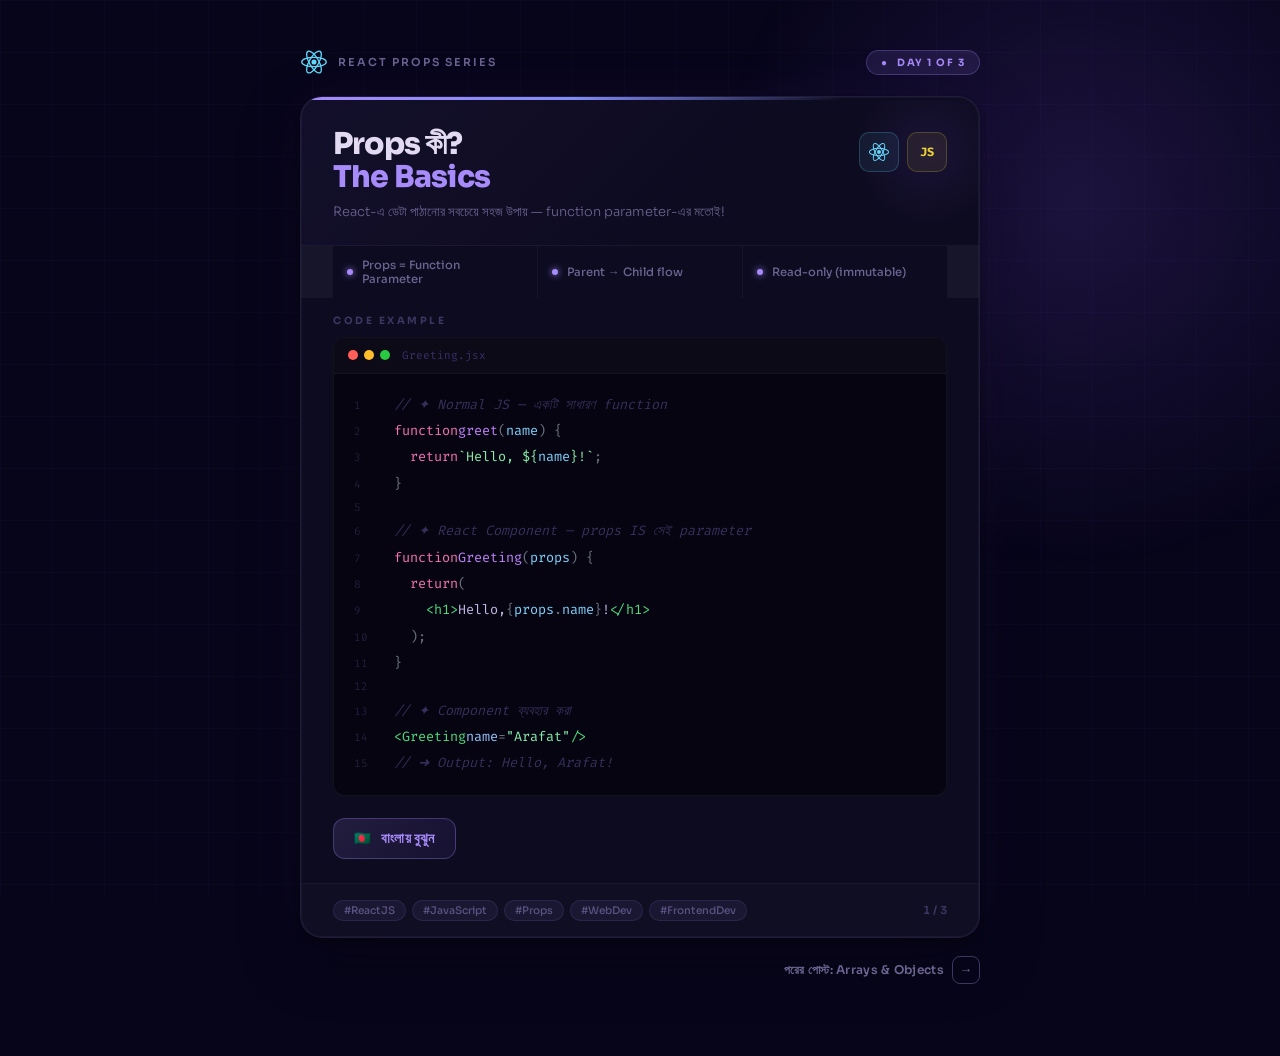
<file: post1-props-basics.html>
<!DOCTYPE html>
<html lang="bn">
<head>
<meta charset="UTF-8">
<meta name="viewport" content="width=device-width, initial-scale=1.0">
<title>Props কী? — Day 1 | React Props Series</title>
<link rel="stylesheet" href="shared.css">
<link rel="stylesheet" href="style1.css">
</head>
<body>
<div class="wrapper">

  <!-- Series nav -->
  <nav class="series-nav">
    <div class="series-logo">
      <svg width="28" height="28" viewBox="0 0 24 24" aria-hidden="true">
        <circle cx="12" cy="12" r="2.2" fill="#61dafb"/>
        <ellipse cx="12" cy="12" rx="10.5" ry="4" fill="none" stroke="#61dafb" stroke-width="1.1"/>
        <ellipse cx="12" cy="12" rx="10.5" ry="4" fill="none" stroke="#61dafb" stroke-width="1.1" transform="rotate(60 12 12)"/>
        <ellipse cx="12" cy="12" rx="10.5" ry="4" fill="none" stroke="#61dafb" stroke-width="1.1" transform="rotate(120 12 12)"/>
      </svg>
      <span class="series-title">React Props Series</span>
    </div>
    <div class="day-badge"><span>●</span>&nbsp;Day 1 of 3</div>
  </nav>

  <!-- Post card -->
  <article class="post-card">
    <div class="card-stripe"></div>

    <header class="card-header">
      <div class="heading-row">
        <div>
          <h1>Props কী?<br><span class="accent">The Basics</span></h1>
          <p class="card-subtitle">React-এ ডেটা পাঠানোর সবচেয়ে সহজ উপায় — function parameter-এর মতোই!</p>
        </div>
        <div class="icon-cluster">
          <div class="icon-chip react-chip" title="React">
            <svg width="22" height="22" viewBox="0 0 24 24" aria-hidden="true">
              <circle cx="12" cy="12" r="2.2" fill="#61dafb"/>
              <ellipse cx="12" cy="12" rx="10.5" ry="4" fill="none" stroke="#61dafb" stroke-width="1.1"/>
              <ellipse cx="12" cy="12" rx="10.5" ry="4" fill="none" stroke="#61dafb" stroke-width="1.1" transform="rotate(60 12 12)"/>
              <ellipse cx="12" cy="12" rx="10.5" ry="4" fill="none" stroke="#61dafb" stroke-width="1.1" transform="rotate(120 12 12)"/>
            </svg>
          </div>
          <div class="icon-chip js-chip" title="JavaScript">JS</div>
        </div>
      </div>
    </header>

    <div class="concept-strip">
      <div class="concept-item"><div class="concept-dot"></div><span class="concept-text">Props = Function Parameter</span></div>
      <div class="concept-item"><div class="concept-dot"></div><span class="concept-text">Parent → Child flow</span></div>
      <div class="concept-item"><div class="concept-dot"></div><span class="concept-text">Read-only (immutable)</span></div>
    </div>

    <section class="code-section">
      <div class="code-label">Code Example</div>
      <div class="code-window">
        <div class="code-titlebar">
          <span class="win-dot r"></span><span class="win-dot y"></span><span class="win-dot g"></span>
          <span class="win-filename">Greeting.jsx</span>
        </div>
        <div class="code-body">
          <div class="cl"><span class="ln">1</span><span class="cm">// ✦ Normal JS — একটি সাধারণ function</span></div>
          <div class="cl"><span class="ln">2</span><span class="k">function </span><span class="fn">greet</span><span class="br">(</span><span class="p">name</span><span class="br">) {</span></div>
          <div class="cl"><span class="ln">3</span><span>&nbsp;&nbsp;</span><span class="k">return </span><span class="s">`Hello, ${</span><span class="p">name</span><span class="s">}!`</span><span class="br">;</span></div>
          <div class="cl"><span class="ln">4</span><span class="br">}</span></div>
          <div class="cl"><span class="ln">5</span></div>
          <div class="cl"><span class="ln">6</span><span class="cm">// ✦ React Component — props IS সেই parameter</span></div>
          <div class="cl"><span class="ln">7</span><span class="k">function </span><span class="fn">Greeting</span><span class="br">(</span><span class="p">props</span><span class="br">) {</span></div>
          <div class="cl"><span class="ln">8</span><span>&nbsp;&nbsp;</span><span class="k">return </span><span class="br">(</span></div>
          <div class="cl"><span class="ln">9</span><span>&nbsp;&nbsp;&nbsp;&nbsp;</span><span class="tg">&lt;h1&gt;</span><span class="tx">Hello, </span><span class="br">{</span><span class="p">props</span><span class="br">.</span><span class="p">name</span><span class="br">}</span><span class="tx">!</span><span class="tg">&lt;/h1&gt;</span></div>
          <div class="cl"><span class="ln">10</span><span>&nbsp;&nbsp;</span><span class="br">);</span></div>
          <div class="cl"><span class="ln">11</span><span class="br">}</span></div>
          <div class="cl"><span class="ln">12</span></div>
          <div class="cl"><span class="ln">13</span><span class="cm">// ✦ Component ব্যবহার করা</span></div>
          <div class="cl"><span class="ln">14</span><span class="tg">&lt;Greeting </span><span class="at">name</span><span class="br">=</span><span class="s">"Arafat"</span><span class="tg"> /&gt;</span></div>
          <div class="cl"><span class="ln">15</span><span class="cm">// ➜ Output: Hello, Arafat!</span></div>
        </div>
      </div>
    </section>

    <div class="bangla-btn-row">
      <button class="bangla-btn" id="banglaBtn" onclick="showBangla()">
        <span>🇧🇩</span> বাংলায় বুঝুন
      </button>
    </div>

    <div class="bangla-panel" id="banglaPanel">
      <div class="bangla-panel-header">
        <div class="status-dot typing" id="statusDot"></div>
        <span id="panelStatus">ব্যাখ্যা লেখা হচ্ছে...</span>
      </div>
      <div class="bangla-content" id="banglaContent"></div>
    </div>

    <footer class="card-footer">
      <div class="hashtags">
        <span class="ht">#ReactJS</span><span class="ht">#JavaScript</span>
        <span class="ht">#Props</span><span class="ht">#WebDev</span><span class="ht">#FrontendDev</span>
      </div>
      <span class="post-counter">1 / 3</span>
    </footer>
  </article>

  <!-- Bottom navigation -->
  <div class="post-nav right">
    <a class="nav-btn" href="post2-props-objects.html">
      পরের পোস্ট: Arrays &amp; Objects
      <span class="nav-arrow">→</span>
    </a>
  </div>

</div>

<script>
const PARTS = [
  'চলো প্রথমে একটা সহজ কথা বলি — React-এ <strong>props</strong> আসলে কিছুই না, শুধু একটা সাধারণ JavaScript function-এর <strong>parameter</strong>!',
  'উপরের কোডের ২ নম্বর লাইনে দেখো: <code>function greet(name)</code> — এখানে <code>name</code> হলো parameter। আমরা যখন <code>greet("Arafat")</code> লিখি, তখন <code>"Arafat"</code> সেই parameter-এ চলে যায়। এটা তুমি আগে থেকেই জানো!',
  'এখন React-এর ক্ষেত্রে — ৭ নম্বর লাইনে <code>function Greeting(props)</code> লেখা আছে। এখানে <code>props</code> হলো সেই একই parameter, শুধু নামটা <code>props</code>। React এই <code>props</code>-এর ভেতরে সব ডেটা অবজেক্ট হিসেবে রেখে দেয়।',
  '১৪ নম্বর লাইনে লেখা <code>&lt;Greeting name="Arafat" /&gt;</code> — এটা মানে হলো আমরা <code>Greeting</code> component-কে ডাকছি এবং <code>name="Arafat"</code> দিয়ে ডেটা পাঠাচ্ছি। React এই <code>name</code>-কে <code>props</code> object-এর ভেতরে ঢুকিয়ে দেয়। তাই <code>props.name</code> লিখলেই <code>"Arafat"</code> পাওয়া যায়।',
  'আর একটা গুরুত্বপূর্ণ কথা — props সবসময় <strong>parent থেকে child-এ</strong> যায়, উল্টো দিকে কখনো না। এবং props কখনো পরিবর্তন করা যায় না — এটা <strong>read-only</strong>। এই দুটো নিয়ম মনে রাখলেই React-এর অনেক কিছু সহজ হয়ে যাবে! 🚀'
];
let busy=false,finished=false;
function showBangla(){if(busy||finished)return;busy=true;document.getElementById('banglaBtn').classList.add('done');document.getElementById('banglaBtn').innerHTML='<span>✍️</span> লেখা হচ্ছে...';document.getElementById('banglaPanel').classList.add('visible');runTypewriter();}
async function runTypewriter(){const box=document.getElementById('banglaContent'),dot=document.getElementById('statusDot'),status=document.getElementById('panelStatus'),btn=document.getElementById('banglaBtn');box.innerHTML='';for(let i=0;i<PARTS.length;i++){const p=document.createElement('p');box.appendChild(p);await typeParagraph(p,PARTS[i]);if(i<PARTS.length-1)await sleep(160);}dot.className='status-dot green';status.textContent='ব্যাখ্যা সম্পন্ন ✓';btn.innerHTML='<span>✅</span> ব্যাখ্যা দেখানো হয়েছে';finished=true;}
async function typeParagraph(el,html){const tokens=tokenise(html);let rendered='';const cur=document.createElement('span');cur.className='cursor';for(const tok of tokens){rendered+=tok.val;el.innerHTML=rendered;el.appendChild(cur);if(tok.isChar)await sleep(16);}cur.remove();el.innerHTML=rendered;}
function tokenise(html){const tokens=[];let i=0;while(i<html.length){if(html[i]==='<'){const end=html.indexOf('>',i);if(end!==-1){tokens.push({val:html.slice(i,end+1),isChar:false});i=end+1;continue;}}const cp=html.codePointAt(i);const ch=String.fromCodePoint(cp);tokens.push({val:ch,isChar:true});i+=ch.length;}return tokens;}
function sleep(ms){return new Promise(r=>setTimeout(r,ms));}
</script>
</body>
</html>
</file>
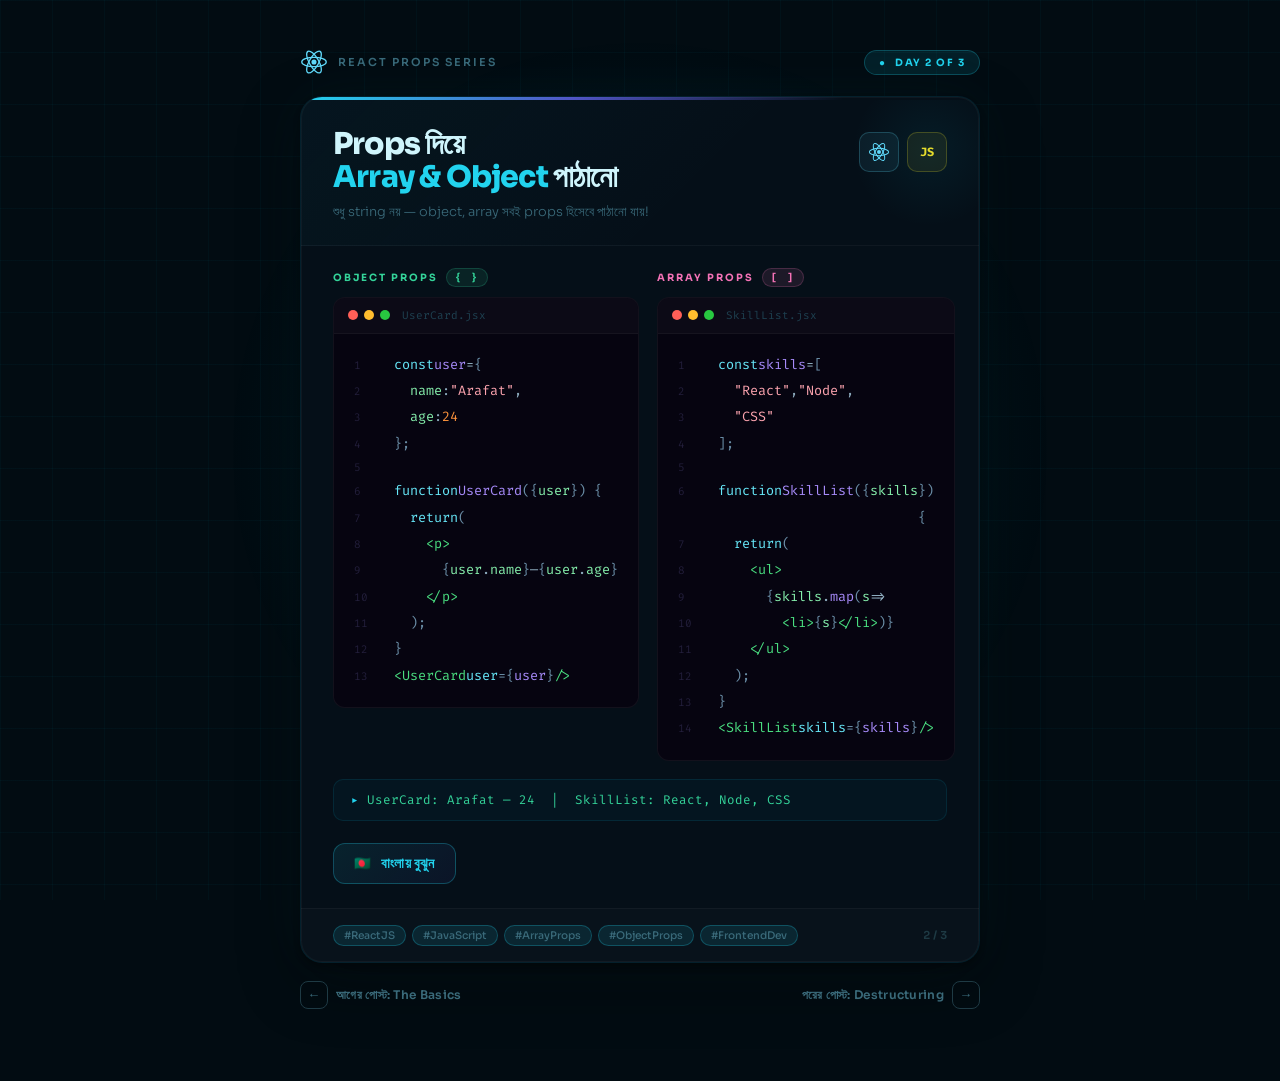
<file: post2-props-objects.html>
<!DOCTYPE html>
<html lang="bn">
<head>
<meta charset="UTF-8">
<meta name="viewport" content="width=device-width, initial-scale=1.0">
<title>Array &amp; Object Props — Day 2 | React Props Series</title>
<link rel="stylesheet" href="shared.css">
<link rel="stylesheet" href="style2.css">
</head>
<body>
<div class="wrapper">

  <!-- Series nav -->
  <nav class="series-nav">
    <div class="series-logo">
      <svg width="28" height="28" viewBox="0 0 24 24" aria-hidden="true">
        <circle cx="12" cy="12" r="2.2" fill="#61dafb"/>
        <ellipse cx="12" cy="12" rx="10.5" ry="4" fill="none" stroke="#61dafb" stroke-width="1.1"/>
        <ellipse cx="12" cy="12" rx="10.5" ry="4" fill="none" stroke="#61dafb" stroke-width="1.1" transform="rotate(60 12 12)"/>
        <ellipse cx="12" cy="12" rx="10.5" ry="4" fill="none" stroke="#61dafb" stroke-width="1.1" transform="rotate(120 12 12)"/>
      </svg>
      <span class="series-title">React Props Series</span>
    </div>
    <div class="day-badge"><span>●</span>&nbsp;Day 2 of 3</div>
  </nav>

  <!-- Post card -->
  <article class="post-card">
    <div class="card-stripe"></div>

    <header class="card-header">
      <div class="heading-row">
        <div>
          <h1>Props দিয়ে<br><span class="accent">Array &amp; Object</span> পাঠানো</h1>
          <p class="card-subtitle">শুধু string নয় — object, array সবই props হিসেবে পাঠানো যায়!</p>
        </div>
        <div class="icon-cluster">
          <div class="icon-chip react-chip" title="React">
            <svg width="22" height="22" viewBox="0 0 24 24" aria-hidden="true">
              <circle cx="12" cy="12" r="2.2" fill="#61dafb"/>
              <ellipse cx="12" cy="12" rx="10.5" ry="4" fill="none" stroke="#61dafb" stroke-width="1.1"/>
              <ellipse cx="12" cy="12" rx="10.5" ry="4" fill="none" stroke="#61dafb" stroke-width="1.1" transform="rotate(60 12 12)"/>
              <ellipse cx="12" cy="12" rx="10.5" ry="4" fill="none" stroke="#61dafb" stroke-width="1.1" transform="rotate(120 12 12)"/>
            </svg>
          </div>
          <div class="icon-chip js-chip" title="JavaScript">JS</div>
        </div>
      </div>
    </header>

    <!-- Split code: Object | Array -->
    <div class="split-section">

      <!-- Object block -->
      <div>
        <div class="split-label obj">
          <span>Object Props</span>
          <span class="type-badge obj">{ }</span>
        </div>
        <div class="code-window">
          <div class="code-titlebar">
            <span class="win-dot r"></span><span class="win-dot y"></span><span class="win-dot g"></span>
            <span class="win-filename">UserCard.jsx</span>
          </div>
          <div class="code-body">
            <div class="cl"><span class="ln">1</span><span class="k">const </span><span class="fn">user</span><span class="tx"> = </span><span class="br">{</span></div>
            <div class="cl"><span class="ln">2</span><span>&nbsp;&nbsp;</span><span class="p">name</span><span class="tx">: </span><span class="s">"Arafat"</span><span class="tx">,</span></div>
            <div class="cl"><span class="ln">3</span><span>&nbsp;&nbsp;</span><span class="p">age</span><span class="tx">: </span><span class="n">24</span></div>
            <div class="cl"><span class="ln">4</span><span class="br">};</span></div>
            <div class="cl"><span class="ln">5</span></div>
            <div class="cl"><span class="ln">6</span><span class="k">function </span><span class="fn">UserCard</span><span class="br">({</span><span class="p"> user </span><span class="br">}) {</span></div>
            <div class="cl"><span class="ln">7</span><span>&nbsp;&nbsp;</span><span class="k">return </span><span class="br">(</span></div>
            <div class="cl"><span class="ln">8</span><span>&nbsp;&nbsp;&nbsp;&nbsp;</span><span class="tg">&lt;p&gt;</span></div>
            <div class="cl"><span class="ln">9</span><span>&nbsp;&nbsp;&nbsp;&nbsp;&nbsp;&nbsp;</span><span class="br">{</span><span class="p">user</span><span class="tx">.</span><span class="p">name</span><span class="br">}</span><span class="tx"> — </span><span class="br">{</span><span class="p">user</span><span class="tx">.</span><span class="p">age</span><span class="br">}</span></div>
            <div class="cl"><span class="ln">10</span><span>&nbsp;&nbsp;&nbsp;&nbsp;</span><span class="tg">&lt;/p&gt;</span></div>
            <div class="cl"><span class="ln">11</span><span>&nbsp;&nbsp;</span><span class="br">);</span></div>
            <div class="cl"><span class="ln">12</span><span class="br">}</span></div>
            <div class="cl"><span class="ln">13</span><span class="tg">&lt;UserCard </span><span class="at">user</span><span class="br">={</span><span class="fn">user</span><span class="br">}</span><span class="tg"> /&gt;</span></div>
          </div>
        </div>
      </div>

      <!-- Array block -->
      <div>
        <div class="split-label arr">
          <span>Array Props</span>
          <span class="type-badge arr">[ ]</span>
        </div>
        <div class="code-window">
          <div class="code-titlebar">
            <span class="win-dot r"></span><span class="win-dot y"></span><span class="win-dot g"></span>
            <span class="win-filename">SkillList.jsx</span>
          </div>
          <div class="code-body">
            <div class="cl"><span class="ln">1</span><span class="k">const </span><span class="fn">skills</span><span class="tx"> = </span><span class="br">[</span></div>
            <div class="cl"><span class="ln">2</span><span>&nbsp;&nbsp;</span><span class="s">"React"</span><span class="tx">, </span><span class="s">"Node"</span><span class="tx">,</span></div>
            <div class="cl"><span class="ln">3</span><span>&nbsp;&nbsp;</span><span class="s">"CSS"</span></div>
            <div class="cl"><span class="ln">4</span><span class="br">];</span></div>
            <div class="cl"><span class="ln">5</span></div>
            <div class="cl"><span class="ln">6</span><span class="k">function </span><span class="fn">SkillList</span><span class="br">({</span><span class="p"> skills </span><span class="br">}) {</span></div>
            <div class="cl"><span class="ln">7</span><span>&nbsp;&nbsp;</span><span class="k">return </span><span class="br">(</span></div>
            <div class="cl"><span class="ln">8</span><span>&nbsp;&nbsp;&nbsp;&nbsp;</span><span class="tg">&lt;ul&gt;</span></div>
            <div class="cl"><span class="ln">9</span><span>&nbsp;&nbsp;&nbsp;&nbsp;&nbsp;&nbsp;</span><span class="br">{</span><span class="p">skills</span><span class="tx">.</span><span class="fn">map</span><span class="br">(</span><span class="p">s</span><span class="tx"> =&gt; </span></div>
            <div class="cl"><span class="ln">10</span><span>&nbsp;&nbsp;&nbsp;&nbsp;&nbsp;&nbsp;&nbsp;&nbsp;</span><span class="tg">&lt;li&gt;</span><span class="br">{</span><span class="p">s</span><span class="br">}</span><span class="tg">&lt;/li&gt;</span><span class="br">)}</span></div>
            <div class="cl"><span class="ln">11</span><span>&nbsp;&nbsp;&nbsp;&nbsp;</span><span class="tg">&lt;/ul&gt;</span></div>
            <div class="cl"><span class="ln">12</span><span>&nbsp;&nbsp;</span><span class="br">);</span></div>
            <div class="cl"><span class="ln">13</span><span class="br">}</span></div>
            <div class="cl"><span class="ln">14</span><span class="tg">&lt;SkillList </span><span class="at">skills</span><span class="br">={</span><span class="fn">skills</span><span class="br">}</span><span class="tg"> /&gt;</span></div>
          </div>
        </div>
      </div>
    </div><!-- /split -->

    <div class="output-strip">
      UserCard: Arafat — 24 &nbsp;|&nbsp; SkillList: React, Node, CSS
    </div>

    <div class="bangla-btn-row">
      <button class="bangla-btn" id="banglaBtn" onclick="showBangla()">
        <span>🇧🇩</span> বাংলায় বুঝুন
      </button>
    </div>

    <div class="bangla-panel" id="banglaPanel">
      <div class="bangla-panel-header">
        <div class="status-dot typing" id="statusDot"></div>
        <span id="panelStatus">ব্যাখ্যা লেখা হচ্ছে...</span>
      </div>
      <div class="bangla-content" id="banglaContent"></div>
    </div>

    <footer class="card-footer">
      <div class="hashtags">
        <span class="ht">#ReactJS</span><span class="ht">#JavaScript</span>
        <span class="ht">#ArrayProps</span><span class="ht">#ObjectProps</span><span class="ht">#FrontendDev</span>
      </div>
      <span class="post-counter">2 / 3</span>
    </footer>
  </article>

  <!-- Bottom navigation — both directions -->
  <div class="post-nav">
    <a class="nav-btn prev" href="post1-props-basics.html">
      <span class="nav-arrow">←</span>
      আগের পোস্ট: The Basics
    </a>
    <a class="nav-btn" href="post3-destructuring.html">
      পরের পোস্ট: Destructuring
      <span class="nav-arrow">→</span>
    </a>
  </div>

</div>

<script>
const PARTS = [
  'আজকের পোস্টে আমরা দেখব কিভাবে একটি পুরো <strong>object</strong> এবং <strong>array</strong> — props হিসেবে React component-এ পাঠানো যায়। শুধু string বা number না, যেকোনো JavaScript value-ই props হতে পারে!',
  'বাম দিকের কোডটা দেখো — <code>user</code> একটি object যার ভেতরে <code>name</code> ও <code>age</code> আছে। <code>&lt;UserCard user={user} /&gt;</code> লিখে পুরো object-টাই পাঠিয়ে দিচ্ছি। Component-এর ভেতরে তারপর <code>user.name</code> ও <code>user.age</code> দিয়ে দুটো value আলাদাভাবে ব্যবহার করা যাচ্ছে।',
  'ডান দিকের কোডটা দেখো — <code>skills</code> একটি array। <code>&lt;SkillList skills={skills} /&gt;</code> দিয়ে পুরো array পাঠিয়ে দিচ্ছি। তারপর component-এর ভেতরে <code>skills.map(s =&gt; &lt;li&gt;{s}&lt;/li&gt;)</code> দিয়ে প্রতিটা item আলাদা <code>&lt;li&gt;</code> হিসেবে render হচ্ছে। এটাই React-এ list দেখানোর সবচেয়ে common পদ্ধতি!',
  'একটু খেয়াল করো — object বা array props পাঠানোর সময় <code>user={user}</code> — এভাবে <strong>curly braces { }</strong> ব্যবহার করতে হয়। কারণ এটা JavaScript expression। কিন্তু simple string হলে <code>name="Arafat"</code> — quotes দিয়েই হয়।',
  'Real-world-এ এটা অনেক জায়গায় কাজে লাগে — user profile card, product list, notification feed, todo list — সবখানেই object বা array props পাঠানো হয়। এই pattern-টা শিখলে React-এর অনেক বড় অংশ বুঝে ফেলবে! 💪'
];
let busy=false,finished=false;
function showBangla(){if(busy||finished)return;busy=true;document.getElementById('banglaBtn').classList.add('done');document.getElementById('banglaBtn').innerHTML='<span>✍️</span> লেখা হচ্ছে...';document.getElementById('banglaPanel').classList.add('visible');runTypewriter();}
async function runTypewriter(){const box=document.getElementById('banglaContent'),dot=document.getElementById('statusDot'),status=document.getElementById('panelStatus'),btn=document.getElementById('banglaBtn');box.innerHTML='';for(let i=0;i<PARTS.length;i++){const p=document.createElement('p');box.appendChild(p);await typeParagraph(p,PARTS[i]);if(i<PARTS.length-1)await sleep(160);}dot.className='status-dot green';status.textContent='ব্যাখ্যা সম্পন্ন ✓';btn.innerHTML='<span>✅</span> ব্যাখ্যা দেখানো হয়েছে';finished=true;}
async function typeParagraph(el,html){const tokens=tokenise(html);let rendered='';const cur=document.createElement('span');cur.className='cursor';for(const tok of tokens){rendered+=tok.val;el.innerHTML=rendered;el.appendChild(cur);if(tok.isChar)await sleep(16);}cur.remove();el.innerHTML=rendered;}
function tokenise(html){const tokens=[];let i=0;while(i<html.length){if(html[i]==='<'){const end=html.indexOf('>',i);if(end!==-1){tokens.push({val:html.slice(i,end+1),isChar:false});i=end+1;continue;}}const cp=html.codePointAt(i);const ch=String.fromCodePoint(cp);tokens.push({val:ch,isChar:true});i+=ch.length;}return tokens;}
function sleep(ms){return new Promise(r=>setTimeout(r,ms));}
</script>
</body>
</html>
</file>
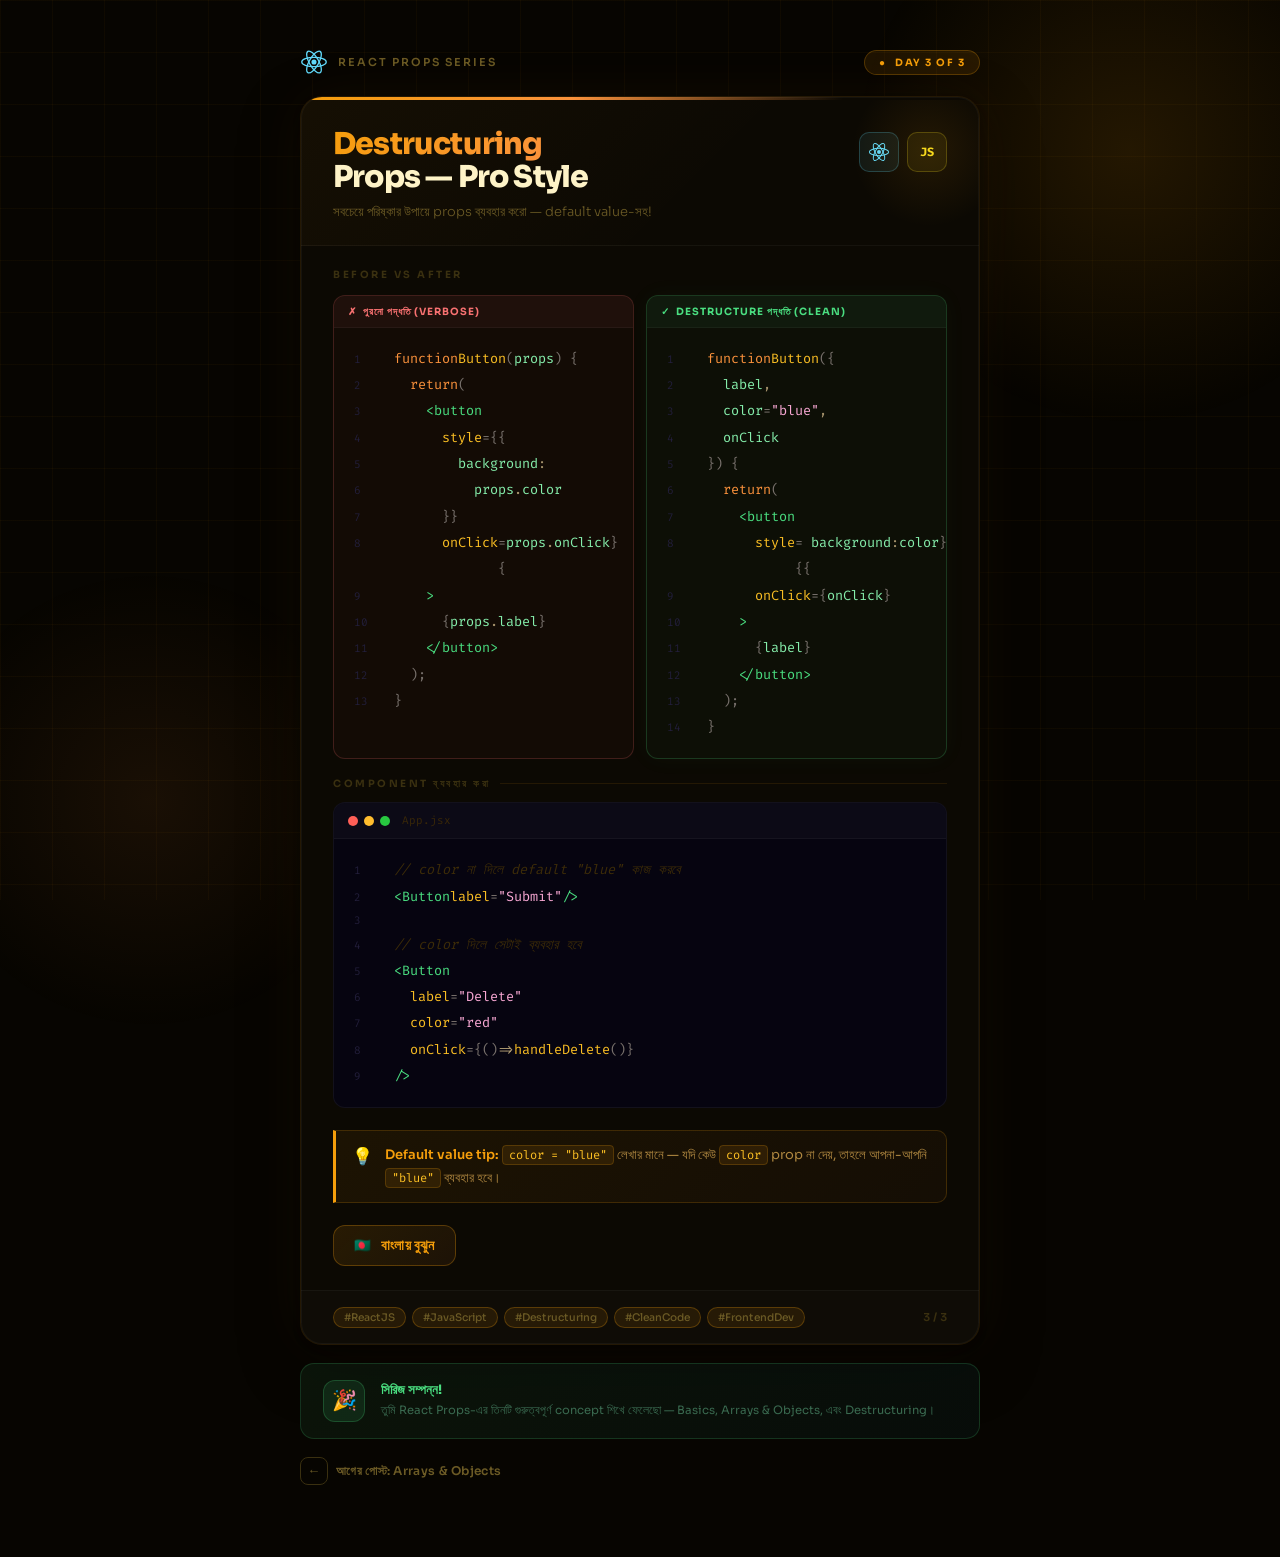
<file: post3-destructuring.html>
<!DOCTYPE html>
<html lang="bn">
<head>
<meta charset="UTF-8">
<meta name="viewport" content="width=device-width, initial-scale=1.0">
<title>Destructuring Props — Day 3 | React Props Series</title>
<link rel="stylesheet" href="shared.css">
<link rel="stylesheet" href="style3.css">
</head>
<body>
<!-- Custom amber glow blobs (defined in style3.css) -->
<div class="glow-tr" aria-hidden="true"></div>
<div class="glow-bl" aria-hidden="true"></div>

<div class="wrapper">

  <!-- Series nav -->
  <nav class="series-nav">
    <div class="series-logo">
      <svg width="28" height="28" viewBox="0 0 24 24" aria-hidden="true">
        <circle cx="12" cy="12" r="2.2" fill="#61dafb"/>
        <ellipse cx="12" cy="12" rx="10.5" ry="4" fill="none" stroke="#61dafb" stroke-width="1.1"/>
        <ellipse cx="12" cy="12" rx="10.5" ry="4" fill="none" stroke="#61dafb" stroke-width="1.1" transform="rotate(60 12 12)"/>
        <ellipse cx="12" cy="12" rx="10.5" ry="4" fill="none" stroke="#61dafb" stroke-width="1.1" transform="rotate(120 12 12)"/>
      </svg>
      <span class="series-title">React Props Series</span>
    </div>
    <div class="day-badge"><span>●</span>&nbsp;Day 3 of 3</div>
  </nav>

  <!-- Post card -->
  <article class="post-card">
    <div class="card-stripe"></div>

    <header class="card-header">
      <div class="heading-row">
        <div>
          <h1><span class="gradient-text">Destructuring</span><br>Props — Pro Style</h1>
          <p class="card-subtitle">সবচেয়ে পরিষ্কার উপায়ে props ব্যবহার করো — default value-সহ!</p>
        </div>
        <div class="icon-cluster">
          <div class="icon-chip react-chip" title="React">
            <svg width="22" height="22" viewBox="0 0 24 24" aria-hidden="true">
              <circle cx="12" cy="12" r="2.2" fill="#61dafb"/>
              <ellipse cx="12" cy="12" rx="10.5" ry="4" fill="none" stroke="#61dafb" stroke-width="1.1"/>
              <ellipse cx="12" cy="12" rx="10.5" ry="4" fill="none" stroke="#61dafb" stroke-width="1.1" transform="rotate(60 12 12)"/>
              <ellipse cx="12" cy="12" rx="10.5" ry="4" fill="none" stroke="#61dafb" stroke-width="1.1" transform="rotate(120 12 12)"/>
            </svg>
          </div>
          <div class="icon-chip js-chip" title="JavaScript">JS</div>
        </div>
      </div>
    </header>

    <!-- Before / After -->
    <div class="compare-section">
      <div class="compare-label">Before vs After</div>
      <div class="compare-grid">

        <!-- Bad -->
        <div class="compare-card bad">
          <div class="compare-header">✗ &nbsp;পুরনো পদ্ধতি (verbose)</div>
          <div class="code-body">
            <div class="cl"><span class="ln">1</span><span class="k">function </span><span class="fn">Button</span><span class="br">(</span><span class="p">props</span><span class="br">) {</span></div>
            <div class="cl"><span class="ln">2</span><span>&nbsp;&nbsp;</span><span class="k">return </span><span class="br">(</span></div>
            <div class="cl"><span class="ln">3</span><span>&nbsp;&nbsp;&nbsp;&nbsp;</span><span class="tg">&lt;button</span></div>
            <div class="cl"><span class="ln">4</span><span>&nbsp;&nbsp;&nbsp;&nbsp;&nbsp;&nbsp;</span><span class="at">style</span><span class="br">={{</span></div>
            <div class="cl"><span class="ln">5</span><span>&nbsp;&nbsp;&nbsp;&nbsp;&nbsp;&nbsp;&nbsp;&nbsp;</span><span class="p">background</span><span class="tx">:</span></div>
            <div class="cl"><span class="ln">6</span><span>&nbsp;&nbsp;&nbsp;&nbsp;&nbsp;&nbsp;&nbsp;&nbsp;&nbsp;&nbsp;</span><span class="p">props</span><span class="tx">.</span><span class="p">color</span></div>
            <div class="cl"><span class="ln">7</span><span>&nbsp;&nbsp;&nbsp;&nbsp;&nbsp;&nbsp;</span><span class="br">}}</span></div>
            <div class="cl"><span class="ln">8</span><span>&nbsp;&nbsp;&nbsp;&nbsp;&nbsp;&nbsp;</span><span class="at">onClick</span><span class="br">={</span><span class="p">props</span><span class="tx">.</span><span class="p">onClick</span><span class="br">}</span></div>
            <div class="cl"><span class="ln">9</span><span>&nbsp;&nbsp;&nbsp;&nbsp;</span><span class="tg">&gt;</span></div>
            <div class="cl"><span class="ln">10</span><span>&nbsp;&nbsp;&nbsp;&nbsp;&nbsp;&nbsp;</span><span class="br">{</span><span class="p">props</span><span class="tx">.</span><span class="p">label</span><span class="br">}</span></div>
            <div class="cl"><span class="ln">11</span><span>&nbsp;&nbsp;&nbsp;&nbsp;</span><span class="tg">&lt;/button&gt;</span></div>
            <div class="cl"><span class="ln">12</span><span>&nbsp;&nbsp;</span><span class="br">);</span></div>
            <div class="cl"><span class="ln">13</span><span class="br">}</span></div>
          </div>
        </div>

        <!-- Good -->
        <div class="compare-card good">
          <div class="compare-header">✓ &nbsp;Destructure পদ্ধতি (clean)</div>
          <div class="code-body">
            <div class="cl"><span class="ln">1</span><span class="k">function </span><span class="fn">Button</span><span class="br">({</span></div>
            <div class="cl"><span class="ln">2</span><span>&nbsp;&nbsp;</span><span class="p">label</span><span class="tx">,</span></div>
            <div class="cl"><span class="ln">3</span><span>&nbsp;&nbsp;</span><span class="p">color</span><span class="br"> = </span><span class="s">"blue"</span><span class="tx">,</span></div>
            <div class="cl"><span class="ln">4</span><span>&nbsp;&nbsp;</span><span class="p">onClick</span></div>
            <div class="cl"><span class="ln">5</span><span class="br">}) {</span></div>
            <div class="cl"><span class="ln">6</span><span>&nbsp;&nbsp;</span><span class="k">return </span><span class="br">(</span></div>
            <div class="cl"><span class="ln">7</span><span>&nbsp;&nbsp;&nbsp;&nbsp;</span><span class="tg">&lt;button</span></div>
            <div class="cl"><span class="ln">8</span><span>&nbsp;&nbsp;&nbsp;&nbsp;&nbsp;&nbsp;</span><span class="at">style</span><span class="br">={{</span><span class="p"> background</span><span class="tx">: </span><span class="p">color </span><span class="br">}}</span></div>
            <div class="cl"><span class="ln">9</span><span>&nbsp;&nbsp;&nbsp;&nbsp;&nbsp;&nbsp;</span><span class="at">onClick</span><span class="br">={</span><span class="p">onClick</span><span class="br">}</span></div>
            <div class="cl"><span class="ln">10</span><span>&nbsp;&nbsp;&nbsp;&nbsp;</span><span class="tg">&gt;</span></div>
            <div class="cl"><span class="ln">11</span><span>&nbsp;&nbsp;&nbsp;&nbsp;&nbsp;&nbsp;</span><span class="br">{</span><span class="p">label</span><span class="br">}</span></div>
            <div class="cl"><span class="ln">12</span><span>&nbsp;&nbsp;&nbsp;&nbsp;</span><span class="tg">&lt;/button&gt;</span></div>
            <div class="cl"><span class="ln">13</span><span>&nbsp;&nbsp;</span><span class="br">);</span></div>
            <div class="cl"><span class="ln">14</span><span class="br">}</span></div>
          </div>
        </div>
      </div>
    </div>

    <!-- Full usage -->
    <div class="full-section">
      <div class="full-label">Component ব্যবহার করা</div>
      <div class="code-window">
        <div class="code-titlebar">
          <span class="win-dot r"></span><span class="win-dot y"></span><span class="win-dot g"></span>
          <span class="win-filename">App.jsx</span>
        </div>
        <div class="code-body">
          <div class="cl"><span class="ln">1</span><span class="cm">// color না দিলে default "blue" কাজ করবে</span></div>
          <div class="cl"><span class="ln">2</span><span class="tg">&lt;Button </span><span class="at">label</span><span class="br">=</span><span class="s">"Submit"</span><span class="tg"> /&gt;</span></div>
          <div class="cl"><span class="ln">3</span></div>
          <div class="cl"><span class="ln">4</span><span class="cm">// color দিলে সেটাই ব্যবহার হবে</span></div>
          <div class="cl"><span class="ln">5</span><span class="tg">&lt;Button</span></div>
          <div class="cl"><span class="ln">6</span><span>&nbsp;&nbsp;</span><span class="at">label</span><span class="br">=</span><span class="s">"Delete"</span></div>
          <div class="cl"><span class="ln">7</span><span>&nbsp;&nbsp;</span><span class="at">color</span><span class="br">=</span><span class="s">"red"</span></div>
          <div class="cl"><span class="ln">8</span><span>&nbsp;&nbsp;</span><span class="at">onClick</span><span class="br">={</span><span class="br">()</span><span class="tx"> =&gt; </span><span class="fn">handleDelete</span><span class="br">()}</span></div>
          <div class="cl"><span class="ln">9</span><span class="tg">/&gt;</span></div>
        </div>
      </div>
    </div>

    <!-- Callout tip -->
    <div class="callout">
      <div class="callout-icon">💡</div>
      <div class="callout-text">
        <strong>Default value tip:</strong>
        <code>color = "blue"</code> লেখার মানে — যদি কেউ <code>color</code> prop না দেয়, তাহলে আপনা-আপনি <code>"blue"</code> ব্যবহার হবে।
      </div>
    </div>

    <div class="bangla-btn-row">
      <button class="bangla-btn" id="banglaBtn" onclick="showBangla()">
        <span>🇧🇩</span> বাংলায় বুঝুন
      </button>
    </div>

    <div class="bangla-panel" id="banglaPanel">
      <div class="bangla-panel-header">
        <div class="status-dot typing" id="statusDot"></div>
        <span id="panelStatus">ব্যাখ্যা লেখা হচ্ছে...</span>
      </div>
      <div class="bangla-content" id="banglaContent"></div>
    </div>

    <footer class="card-footer">
      <div class="hashtags">
        <span class="ht">#ReactJS</span><span class="ht">#JavaScript</span>
        <span class="ht">#Destructuring</span><span class="ht">#CleanCode</span><span class="ht">#FrontendDev</span>
      </div>
      <span class="post-counter">3 / 3</span>
    </footer>
  </article>

  <!-- Series complete badge -->
  <div class="series-complete">
    <div class="complete-icon">🎉</div>
    <div class="complete-text">
      <h3>সিরিজ সম্পন্ন!</h3>
      <p>তুমি React Props-এর তিনটি গুরুত্বপূর্ণ concept শিখে ফেলেছো — Basics, Arrays &amp; Objects, এবং Destructuring।</p>
    </div>
  </div>

  <!-- Bottom navigation — back only -->
  <div class="post-nav left">
    <a class="nav-btn prev" href="post2-props-objects.html">
      <span class="nav-arrow">←</span>
      আগের পোস্ট: Arrays &amp; Objects
    </a>
  </div>

</div>

<script>
const PARTS = [
  'আজকে সবচেয়ে মজার টপিক — <strong>destructuring</strong>! এটা আসলে pure JavaScript-এর একটা feature, React-এর না। কিন্তু React props-এর সাথে এটা এত সুন্দরভাবে মেলে যে সবাই এটাই ব্যবহার করে।',
  'বাম দিকের কোডে দেখো — <code>function Button(props)</code> লিখলে প্রতিবার <code>props.label</code>, <code>props.color</code>, <code>props.onClick</code> — এভাবে <code>props.</code> বারবার লিখতে হচ্ছে। কোডটা দেখতে ভারী লাগছে, তাই না?',
  'ডান দিকে দেখো — <code>function Button({ label, color = "blue", onClick })</code> লেখার পর থেকে সরাসরি <code>label</code>, <code>color</code>, <code>onClick</code> ব্যবহার করা যাচ্ছে। কোথাও <code>props.</code> লিখতে হচ্ছে না! এটাই হলো destructuring।',
  'এখন সবচেয়ে দারুণ অংশ — <code>color = "blue"</code> এই লেখাটার মানে হলো: যদি কেউ <code>color</code> prop না পাঠায়, তাহলে <strong>automatically</strong> <code>"blue"</code> ব্যবহার হবে। তাই <code>&lt;Button label="Submit" /&gt;</code> লিখলেও button নীল রঙের হবে। আলাদাভাবে কিছু check করতে হবে না!',
  'এই pattern-টা React-এ সবচেয়ে বেশি ব্যবহার হওয়া pattern-গুলোর একটি। যেকোনো senior developer-এর কোড দেখলে এভাবেই props destructure করা দেখবে। এখন থেকে তুমিও এই style-এ লেখো — কোড clean থাকবে, পড়তে সহজ লাগবে! 🚀'
];
let busy=false,finished=false;
function showBangla(){if(busy||finished)return;busy=true;document.getElementById('banglaBtn').classList.add('done');document.getElementById('banglaBtn').innerHTML='<span>✍️</span> লেখা হচ্ছে...';document.getElementById('banglaPanel').classList.add('visible');runTypewriter();}
async function runTypewriter(){const box=document.getElementById('banglaContent'),dot=document.getElementById('statusDot'),status=document.getElementById('panelStatus'),btn=document.getElementById('banglaBtn');box.innerHTML='';for(let i=0;i<PARTS.length;i++){const p=document.createElement('p');box.appendChild(p);await typeParagraph(p,PARTS[i]);if(i<PARTS.length-1)await sleep(160);}dot.className='status-dot green';status.textContent='ব্যাখ্যা সম্পন্ন ✓';btn.innerHTML='<span>✅</span> ব্যাখ্যা দেখানো হয়েছে';finished=true;}
async function typeParagraph(el,html){const tokens=tokenise(html);let rendered='';const cur=document.createElement('span');cur.className='cursor';for(const tok of tokens){rendered+=tok.val;el.innerHTML=rendered;el.appendChild(cur);if(tok.isChar)await sleep(16);}cur.remove();el.innerHTML=rendered;}
function tokenise(html){const tokens=[];let i=0;while(i<html.length){if(html[i]==='<'){const end=html.indexOf('>',i);if(end!==-1){tokens.push({val:html.slice(i,end+1),isChar:false});i=end+1;continue;}}const cp=html.codePointAt(i);const ch=String.fromCodePoint(cp);tokens.push({val:ch,isChar:true});i+=ch.length;}return tokens;}
function sleep(ms){return new Promise(r=>setTimeout(r,ms));}
</script>
</body>
</html>
</file>
<file: shared.css>
/* ============================================================
   shared.css — common base for all 3 React Props posts
   ============================================================ */

@import url('https://fonts.googleapis.com/css2?family=Fira+Code:wght@400;500;600&family=Sora:wght@300;400;600;700;800&family=Hind+Siliguri:wght@300;400;500;600&display=swap');

/* ── Reset ── */
*, *::before, *::after { margin: 0; padding: 0; box-sizing: border-box; }

/* ── Page shell ── */
body {
  font-family: 'Sora', sans-serif;
  min-height: 100vh;
  display: flex;
  align-items: flex-start;
  justify-content: center;
  padding: 48px 16px 72px;
  position: relative;
  overflow-x: hidden;
}

/* Dot-grid overlay */
body::before {
  content: '';
  position: fixed;
  inset: 0;
  background-image:
    linear-gradient(var(--grid) 1px, transparent 1px),
    linear-gradient(90deg, var(--grid) 1px, transparent 1px);
  background-size: 52px 52px;
  pointer-events: none;
  z-index: 0;
}

/* Ambient glow */
body::after {
  content: '';
  position: fixed;
  top: -200px;
  right: -200px;
  width: 800px;
  height: 800px;
  background: radial-gradient(circle, var(--glow) 0%, transparent 65%);
  pointer-events: none;
  z-index: 0;
  animation: drift 8s ease-in-out infinite alternate;
}

@keyframes drift {
  from { transform: translate(0, 0); }
  to   { transform: translate(-40px, 40px); }
}

/* ── Wrapper ── */
.wrapper {
  width: 100%;
  max-width: 680px;        /* card width */
  position: relative;
  z-index: 1;
  display: flex;
  flex-direction: column;
  gap: 0;
}

/* ── Series nav bar ── */
.series-nav {
  display: flex;
  align-items: center;
  justify-content: space-between;
  padding-bottom: 20px;
}

.series-logo {
  display: flex;
  align-items: center;
  gap: 10px;
}

.series-title {
  font-size: 11px;
  font-weight: 600;
  color: var(--text-muted);
  letter-spacing: 2px;
  text-transform: uppercase;
}

.day-badge {
  background: var(--accent-dim);
  border: 1px solid var(--accent-border);
  border-radius: 20px;
  padding: 5px 14px;
  font-size: 10px;
  font-weight: 700;
  color: var(--accent);
  letter-spacing: 1.5px;
  text-transform: uppercase;
  display: flex;
  align-items: center;
  gap: 5px;
}

/* ── POST CARD ── */
.post-card {
  background: var(--card-bg);
  border: 1px solid var(--card-border);
  border-radius: 22px;
  overflow: hidden;
  box-shadow:
    0 0 0 1px rgba(255,255,255,0.04) inset,
    0 4px 6px rgba(0,0,0,0.3),
    0 20px 60px rgba(0,0,0,0.4),
    var(--card-glow);
  transition: box-shadow 0.3s ease;
}

.post-card:hover {
  box-shadow:
    0 0 0 1px rgba(255,255,255,0.06) inset,
    0 8px 12px rgba(0,0,0,0.35),
    0 30px 80px rgba(0,0,0,0.45),
    var(--card-glow-hover);
}

/* Top accent stripe */
.card-stripe {
  height: 3px;
  background: linear-gradient(90deg, var(--accent), var(--accent2, var(--accent)), transparent 80%);
}

/* ── Card header ── */
.card-header {
  padding: 28px 32px 22px;
  border-bottom: 1px solid rgba(255,255,255,0.04);
  background: linear-gradient(135deg, var(--header-tint) 0%, transparent 60%);
  position: relative;
  overflow: hidden;
}

.card-header::after {
  content: '';
  position: absolute;
  top: -40px;
  right: -40px;
  width: 180px;
  height: 180px;
  background: radial-gradient(circle, var(--header-glow) 0%, transparent 60%);
  border-radius: 50%;
  pointer-events: none;
}

.heading-row {
  display: flex;
  align-items: flex-start;
  justify-content: space-between;
  gap: 16px;
}

.card-header h1 {
  font-size: 30px;
  font-weight: 800;
  line-height: 1.1;
  color: var(--text);
  letter-spacing: -0.8px;
  margin-bottom: 8px;
}

.card-header h1 .accent { color: var(--accent); }

.card-header h1 .gradient-text {
  background: linear-gradient(135deg, var(--accent), var(--accent2, var(--accent)));
  -webkit-background-clip: text;
  -webkit-text-fill-color: transparent;
  background-clip: text;
}

.card-subtitle {
  font-size: 13px;
  color: var(--text-muted);
  font-weight: 300;
  line-height: 1.6;
  margin-top: 4px;
}

/* Icon chips */
.icon-cluster { display: flex; gap: 8px; flex-shrink: 0; margin-top: 4px; }

.icon-chip {
  width: 40px;
  height: 40px;
  border-radius: 10px;
  display: flex;
  align-items: center;
  justify-content: center;
  border: 1px solid;
  flex-shrink: 0;
}

.react-chip { background: rgba(97,218,251,0.07); border-color: rgba(97,218,251,0.22); }

.js-chip {
  background: rgba(247,223,30,0.07);
  border-color: rgba(247,223,30,0.22);
  font-family: 'Fira Code', monospace;
  font-size: 12px;
  font-weight: 800;
  color: #f7df1e;
}

/* ── Concept strip ── */
.concept-strip {
  display: flex;
  gap: 1px;
  background: rgba(255,255,255,0.04);
  padding: 0 32px;
}

.concept-item {
  flex: 1;
  padding: 12px 14px;
  background: var(--card-bg);
  display: flex;
  align-items: center;
  gap: 9px;
}

.concept-dot {
  width: 6px;
  height: 6px;
  border-radius: 50%;
  background: var(--accent);
  flex-shrink: 0;
  box-shadow: 0 0 6px var(--accent);
}

.concept-text { font-size: 11.5px; color: var(--text-muted); font-weight: 500; }

/* ── Code section ── */
.code-section { padding: 0 32px 22px; }

.code-label {
  font-size: 10px;
  font-weight: 700;
  letter-spacing: 2.5px;
  text-transform: uppercase;
  color: var(--text-dim);
  padding: 16px 0 10px;
}

.code-window {
  background: #060410;
  border-radius: 12px;
  overflow: hidden;
  border: 1px solid rgba(255,255,255,0.05);
}

.code-titlebar {
  display: flex;
  align-items: center;
  gap: 6px;
  padding: 10px 14px;
  background: rgba(255,255,255,0.025);
  border-bottom: 1px solid rgba(255,255,255,0.04);
}

.win-dot { width: 10px; height: 10px; border-radius: 50%; }
.win-dot.r { background: #ff5f57; }
.win-dot.y { background: #ffbd2e; }
.win-dot.g { background: #28c840; }

.win-filename {
  margin-left: 6px;
  font-family: 'Fira Code', monospace;
  font-size: 11px;
  color: #2e2850;
}

.code-body {
  padding: 18px 20px;
  font-family: 'Fira Code', monospace;
  font-size: 13.5px;
  line-height: 1.95;
  overflow-x: auto;
}

.cl { display: flex; align-items: baseline; }
.ln { color: #221e3a; min-width: 24px; font-size: 11px; user-select: none; margin-right: 16px; }

/* Syntax colours — post 1 (purple) */
.k  { color: #f472b6; }
.fn { color: #c084fc; }
.p  { color: #7dd3fc; }
.s  { color: #86efac; }
.n  { color: #fb923c; }
.cm { color: #38345a; font-style: italic; }
.br { color: #94a3b8; }
.tx { color: #cbd5e1; }
.tg { color: #4ade80; }
.at { color: #7dd3fc; }

/* ── Bangla button ── */
.bangla-btn-row { padding: 0 32px 24px; }

.bangla-btn {
  display: inline-flex;
  align-items: center;
  gap: 10px;
  background: var(--btn-bg);
  border: 1px solid var(--btn-border);
  border-radius: 12px;
  padding: 11px 20px;
  font-family: 'Sora', sans-serif;
  font-size: 13.5px;
  font-weight: 600;
  color: var(--accent);
  cursor: pointer;
  transition: all 0.2s ease;
  letter-spacing: 0.2px;
}

.bangla-btn:hover {
  background: var(--btn-bg-hover);
  border-color: var(--btn-border-hover);
  transform: translateY(-1px);
  box-shadow: var(--btn-shadow);
}

.bangla-btn:active { transform: translateY(0); }

.bangla-btn.done {
  opacity: 0.6;
  cursor: default;
  pointer-events: none;
}

/* ── Bangla panel ── */
.bangla-panel {
  margin: 0 32px 26px;
  background: var(--panel-bg);
  border: 1px solid var(--panel-border);
  border-radius: 14px;
  overflow: hidden;
  display: none;
  animation: slideDown 0.35s cubic-bezier(0.16, 1, 0.3, 1);
}

@keyframes slideDown {
  from { opacity: 0; transform: translateY(-10px); }
  to   { opacity: 1; transform: translateY(0); }
}

.bangla-panel.visible { display: block; }

.bangla-panel-header {
  display: flex;
  align-items: center;
  gap: 10px;
  padding: 11px 18px;
  border-bottom: 1px solid var(--panel-border);
  background: var(--panel-header-bg);
}

.bangla-panel-header span {
  font-size: 10px;
  font-weight: 700;
  color: var(--accent);
  letter-spacing: 1.5px;
  text-transform: uppercase;
}

.status-dot {
  width: 7px;
  height: 7px;
  border-radius: 50%;
  background: var(--accent);
  box-shadow: 0 0 5px var(--accent);
  transition: background 0.4s, box-shadow 0.4s;
  flex-shrink: 0;
}

.status-dot.typing { animation: pdot 0.9s ease-in-out infinite; }
.status-dot.green  { background: #4ade80; box-shadow: 0 0 5px #4ade80; animation: none; }

@keyframes pdot {
  0%, 100% { opacity: 1; transform: scale(1); }
  50%       { opacity: 0.3; transform: scale(0.55); }
}

.bangla-content {
  padding: 18px 22px;
  font-family: 'Hind Siliguri', sans-serif;
  font-size: 16px;
  line-height: 2;
  color: var(--bangla-text);
  min-height: 50px;
}

.bangla-content p            { margin-bottom: 12px; }
.bangla-content p:last-child { margin-bottom: 0; }
.bangla-content strong       { color: var(--accent); font-weight: 600; }

.bangla-content code {
  font-family: 'Fira Code', monospace;
  font-size: 12.5px;
  background: var(--code-inline-bg);
  border: 1px solid var(--code-inline-border);
  padding: 1px 7px;
  border-radius: 5px;
  color: var(--code-inline-text);
}

.cursor {
  display: inline-block;
  width: 2px;
  height: 16px;
  background: var(--accent);
  margin-left: 2px;
  vertical-align: middle;
  animation: cblink 0.75s step-end infinite;
}

@keyframes cblink { 0%, 100% { opacity: 1; } 50% { opacity: 0; } }

/* ── Card footer ── */
.card-footer {
  padding: 16px 32px;
  border-top: 1px solid rgba(255,255,255,0.04);
  display: flex;
  align-items: center;
  justify-content: space-between;
  background: rgba(255,255,255,0.01);
}

.hashtags { display: flex; gap: 6px; flex-wrap: wrap; }

.ht {
  font-size: 10.5px;
  font-weight: 500;
  color: var(--tag-text);
  background: var(--tag-bg);
  padding: 3px 10px;
  border-radius: 20px;
  border: 1px solid var(--tag-border);
  transition: all 0.2s;
  cursor: default;
  user-select: none;
}

.ht:hover { color: var(--accent); border-color: var(--accent-border); }

.post-counter {
  font-size: 11px;
  color: var(--text-dim);
  font-weight: 600;
  font-variant-numeric: tabular-nums;
  letter-spacing: 0.5px;
}

/* ── Bottom navigation ── */
.post-nav {
  display: flex;
  align-items: center;
  justify-content: space-between;
  padding-top: 18px;
}

.post-nav.right { justify-content: flex-end; }
.post-nav.left  { justify-content: flex-start; }

.nav-btn {
  display: inline-flex;
  align-items: center;
  gap: 8px;
  font-size: 12px;
  font-weight: 600;
  color: var(--text-muted);
  background: none;
  border: none;
  cursor: pointer;
  transition: color 0.2s;
  font-family: 'Sora', sans-serif;
  letter-spacing: 0.3px;
  padding: 0;
  text-decoration: none;
}

.nav-btn:hover { color: var(--accent); }

.nav-arrow {
  width: 28px;
  height: 28px;
  border-radius: 8px;
  border: 1px solid var(--text-dim);
  display: flex;
  align-items: center;
  justify-content: center;
  font-size: 13px;
  transition: all 0.2s;
  flex-shrink: 0;
}

.nav-btn:hover .nav-arrow {
  border-color: var(--accent);
  background: var(--accent-dim);
  transform: translateX(2px);
}

.nav-btn.prev:hover .nav-arrow { transform: translateX(-2px); }

/* ── Typewriter JS helper classes (shared) ── */
/* nothing needed — JS adds .cursor spans dynamically */
</file>
<file: style1.css>
/* ============================================================
   style1.css — Post 1: Props Basics  |  Purple / Violet theme
   ============================================================ */

:root {
  /* Brand colours */
  --accent:        #a78bfa;
  --accent2:       #818cf8;
  --accent-dim:    rgba(167,139,250,0.12);
  --accent-border: rgba(167,139,250,0.28);

  /* Page */
  --bg:   #07051a;
  --grid: rgba(99,102,241,0.04);
  --glow: rgba(139,92,246,0.16);

  /* Card */
  --card-bg:         #0d0b20;
  --card-border:     rgba(167,139,250,0.12);
  --card-glow:       0 0 60px rgba(139,92,246,0.08);
  --card-glow-hover: 0 0 80px rgba(139,92,246,0.14);

  /* Header */
  --header-tint: rgba(139,92,246,0.05);
  --header-glow: rgba(139,92,246,0.1);

  /* Text */
  --text:       #e2d9f3;
  --text-muted: #6b6490;
  --text-dim:   #3d3660;

  /* Button */
  --btn-bg:          linear-gradient(135deg, rgba(167,139,250,0.14), rgba(139,92,246,0.08));
  --btn-border:      rgba(167,139,250,0.30);
  --btn-bg-hover:    linear-gradient(135deg, rgba(167,139,250,0.24), rgba(139,92,246,0.16));
  --btn-border-hover:rgba(167,139,250,0.55);
  --btn-shadow:      0 8px 22px rgba(139,92,246,0.18);

  /* Bangla panel */
  --panel-bg:         linear-gradient(135deg, rgba(139,92,246,0.05) 0%, rgba(99,102,241,0.03) 100%);
  --panel-border:     rgba(167,139,250,0.16);
  --panel-header-bg:  rgba(167,139,250,0.05);
  --bangla-text:      #c4b8e8;

  /* Inline code inside bangla panel */
  --code-inline-bg:     rgba(167,139,250,0.12);
  --code-inline-border: rgba(167,139,250,0.22);
  --code-inline-text:   #c084fc;

  /* Hashtag chips */
  --tag-text:   #5a5280;
  --tag-bg:     rgba(167,139,250,0.07);
  --tag-border: rgba(167,139,250,0.12);
}

/* ── Page background ── */
body { background: var(--bg); }

/* Post 1 — no extra glow elements needed; body::after handles it */

/* ── Syntax highlight overrides (purple palette) ── */
.k  { color: #f472b6; }
.fn { color: #c084fc; }
.p  { color: #7dd3fc; }
.s  { color: #86efac; }
.cm { color: #35305a; font-style: italic; }
.br { color: #6b7280; }
.tx { color: #c4b8e8; }
.tg { color: #4ade80; }
.at { color: #93c5fd; }

/* ── Code window ── */
.win-filename { color: #38306a; }

/* ── Concept strip glow ── */
.concept-dot { box-shadow: 0 0 7px var(--accent); }
</file>
<file: style2.css>
/* ============================================================
   style2.css — Post 2: Array & Object Props  |  Teal / Cyan theme
   ============================================================ */

:root {
  /* Brand colours */
  --accent:        #22d3ee;
  --accent2:       #6366f1;
  --accent-dim:    rgba(34,211,238,0.1);
  --accent-border: rgba(34,211,238,0.25);

  /* Page */
  --bg:   #020c12;
  --grid: rgba(6,182,212,0.04);
  --glow: rgba(6,182,212,0.12);

  /* Card */
  --card-bg:         #050f18;
  --card-border:     rgba(6,182,212,0.1);
  --card-glow:       0 0 60px rgba(6,182,212,0.06);
  --card-glow-hover: 0 0 90px rgba(6,182,212,0.12);

  /* Header */
  --header-tint: rgba(6,182,212,0.04);
  --header-glow: rgba(6,182,212,0.08);

  /* Text */
  --text:       #cff5fc;
  --text-muted: #3a6a7a;
  --text-dim:   #1e3a44;

  /* Button */
  --btn-bg:          linear-gradient(135deg, rgba(34,211,238,0.10), rgba(99,102,241,0.07));
  --btn-border:      rgba(34,211,238,0.28);
  --btn-bg-hover:    linear-gradient(135deg, rgba(34,211,238,0.18), rgba(99,102,241,0.13));
  --btn-border-hover:rgba(34,211,238,0.55);
  --btn-shadow:      0 8px 26px rgba(6,182,212,0.18);

  /* Bangla panel */
  --panel-bg:         linear-gradient(135deg, rgba(6,182,212,0.05) 0%, rgba(99,102,241,0.03) 100%);
  --panel-border:     rgba(34,211,238,0.14);
  --panel-header-bg:  rgba(34,211,238,0.04);
  --bangla-text:      #7ecfe8;

  /* Inline code */
  --code-inline-bg:     rgba(34,211,238,0.1);
  --code-inline-border: rgba(34,211,238,0.2);
  --code-inline-text:   #67e8f9;

  /* Hashtag chips */
  --tag-text:   var(--text-muted);
  --tag-bg:     var(--accent-dim);
  --tag-border: var(--accent-border);
}

/* ── Page background ── */
body { background: var(--bg); }

/* Override body::after glow to be centered for post 2 */
body::after {
  top: 50%;
  right: auto;
  left: 50%;
  transform: translate(-50%, -50%);
  width: 900px;
  height: 900px;
  animation: breathe 6s ease-in-out infinite alternate;
}

@keyframes breathe {
  from { opacity: 0.6; transform: translate(-50%,-50%) scale(1);   }
  to   { opacity: 1;   transform: translate(-50%,-50%) scale(1.08); }
}

/* ── Top accent stripe ── */
.card-stripe {
  background: linear-gradient(90deg, var(--accent), rgba(99,102,241,0.8), transparent 80%);
}

/* ── Syntax highlight (teal palette) ── */
.k  { color: #67e8f9; }
.fn { color: #a78bfa; }
.p  { color: #86efac; }
.s  { color: #fda4af; }
.n  { color: #fb923c; }
.cm { color: #1c4050; font-style: italic; }
.br { color: #6b8fa8; }
.tx { color: #8faec0; }
.tg { color: #4ade80; }
.at { color: #67e8f9; }

/* ── Split-view specific (used only in post 2) ── */
.split-section {
  display: grid;
  grid-template-columns: 1fr 1fr;
  gap: 18px;
  padding: 22px 32px 18px;
}

.split-label {
  font-size: 10px;
  font-weight: 700;
  letter-spacing: 2px;
  text-transform: uppercase;
  margin-bottom: 10px;
  display: flex;
  align-items: center;
  gap: 8px;
}

.split-label.obj { color: #34d399; }
.split-label.arr { color: #f472b6; }

.type-badge {
  font-size: 10px;
  padding: 2px 8px;
  border-radius: 20px;
  font-family: 'Fira Code', monospace;
}

.type-badge.obj {
  background: rgba(52,211,153,0.1);
  color: #34d399;
  border: 1px solid rgba(52,211,153,0.2);
}

.type-badge.arr {
  background: rgba(244,114,182,0.1);
  color: #f472b6;
  border: 1px solid rgba(244,114,182,0.2);
}

/* ── Output strip ── */
.output-strip {
  margin: 0 32px 22px;
  background: rgba(6,182,212,0.04);
  border: 1px solid rgba(6,182,212,0.12);
  border-radius: 10px;
  padding: 12px 18px;
  font-family: 'Fira Code', monospace;
  font-size: 12.5px;
  color: #34d399;
  display: flex;
  align-items: center;
  gap: 10px;
}

.output-strip::before {
  content: '▶';
  font-size: 9px;
  color: var(--accent);
  flex-shrink: 0;
}

/* ── Code window filename ── */
.win-filename { color: #1e4050; }
</file>
<file: style3.css>
/* ============================================================
   style3.css — Post 3: Destructuring Props  |  Amber / Orange theme
   ============================================================ */

:root {
  /* Brand colours */
  --accent:        #f59e0b;
  --accent2:       #fb923c;
  --accent-dim:    rgba(245,158,11,0.1);
  --accent-border: rgba(245,158,11,0.25);

  /* Page */
  --bg:   #070501;
  --grid: rgba(245,158,11,0.04);
  --glow: rgba(245,158,11,0.1);

  /* Card */
  --card-bg:         #0c0903;
  --card-border:     rgba(245,158,11,0.1);
  --card-glow:       0 0 60px rgba(245,158,11,0.06);
  --card-glow-hover: 0 0 90px rgba(245,158,11,0.12);

  /* Header */
  --header-tint: rgba(245,158,11,0.04);
  --header-glow: rgba(245,158,11,0.1);

  /* Text */
  --text:       #fef3c7;
  --text-muted: #6b5a25;
  --text-dim:   #3a3010;

  /* Button */
  --btn-bg:          linear-gradient(135deg, rgba(245,158,11,0.12), rgba(251,146,60,0.07));
  --btn-border:      rgba(245,158,11,0.28);
  --btn-bg-hover:    linear-gradient(135deg, rgba(245,158,11,0.22), rgba(251,146,60,0.14));
  --btn-border-hover:rgba(245,158,11,0.52);
  --btn-shadow:      0 8px 26px rgba(245,158,11,0.16);

  /* Bangla panel */
  --panel-bg:         linear-gradient(135deg, rgba(245,158,11,0.05) 0%, rgba(251,146,60,0.03) 100%);
  --panel-border:     rgba(245,158,11,0.14);
  --panel-header-bg:  rgba(245,158,11,0.04);
  --bangla-text:      #c4985a;

  /* Inline code */
  --code-inline-bg:     rgba(245,158,11,0.1);
  --code-inline-border: rgba(245,158,11,0.2);
  --code-inline-text:   #fbbf24;

  /* Hashtag chips */
  --tag-text:   var(--text-muted);
  --tag-bg:     var(--accent-dim);
  --tag-border: var(--accent-border);
}

/* ── Page background ── */
body { background: var(--bg); }

/* Two separate glow blobs for post 3 */
.glow-tr {
  position: fixed;
  top: -150px; right: -150px;
  width: 600px; height: 600px;
  background: radial-gradient(circle, rgba(245,158,11,0.12) 0%, transparent 65%);
  pointer-events: none; z-index: 0;
  animation: da 7s ease-in-out infinite alternate;
}

.glow-bl {
  position: fixed;
  bottom: -150px; left: -100px;
  width: 500px; height: 500px;
  background: radial-gradient(circle, rgba(251,146,60,0.08) 0%, transparent 65%);
  pointer-events: none; z-index: 0;
  animation: db 9s ease-in-out infinite alternate;
}

@keyframes da { from{transform:translate(0,0)} to{transform:translate(-30px,30px)} }
@keyframes db { from{transform:translate(0,0)} to{transform:translate(30px,-30px)} }

/* Suppress body::after so the two custom glows take over */
body::after { display: none; }

/* ── Syntax highlight (amber palette) ── */
.k  { color: #fb923c; }
.fn { color: #fbbf24; }
.p  { color: #86efac; }
.s  { color: #f9a8d4; }
.n  { color: #67e8f9; }
.cm { color: #3d2c08; font-style: italic; }
.br { color: #78716c; }
.tx { color: #a8956e; }
.tg { color: #4ade80; }
.at { color: #fbbf24; }

/* ── Code window filename ── */
.win-filename { color: #3a2808; }

/* ── Before/After compare grid ── */
.compare-section { padding: 22px 32px 18px; }

.compare-label {
  font-size: 10px;
  font-weight: 700;
  letter-spacing: 2.5px;
  text-transform: uppercase;
  color: var(--text-dim);
  margin-bottom: 14px;
}

.compare-grid {
  display: grid;
  grid-template-columns: 1fr 1fr;
  gap: 12px;
}

.compare-card {
  border-radius: 12px;
  overflow: hidden;
  border: 1px solid;
}

.compare-card.bad {
  border-color: rgba(248,113,113,0.2);
  background: rgba(248,113,113,0.03);
}

.compare-card.good {
  border-color: rgba(74,222,128,0.2);
  background: rgba(74,222,128,0.03);
  box-shadow: 0 0 24px rgba(74,222,128,0.04);
}

.compare-header {
  display: flex;
  align-items: center;
  gap: 8px;
  padding: 9px 14px;
  font-size: 10px;
  font-weight: 700;
  letter-spacing: 1px;
  text-transform: uppercase;
  border-bottom: 1px solid rgba(255,255,255,0.04);
}

.compare-card.bad  .compare-header { color: #f87171; background: rgba(248,113,113,0.05); }
.compare-card.good .compare-header { color: #4ade80; background: rgba(74,222,128,0.05); }

/* ── Full usage section ── */
.full-section { padding: 0 32px 22px; }

.full-label {
  font-size: 10px;
  font-weight: 700;
  letter-spacing: 2.5px;
  text-transform: uppercase;
  color: var(--text-dim);
  margin-bottom: 12px;
  display: flex;
  align-items: center;
  gap: 10px;
}

.full-label::after {
  content: '';
  flex: 1;
  height: 1px;
  background: rgba(245,158,11,0.1);
}

/* ── Tip callout ── */
.callout {
  margin: 0 32px 22px;
  background: linear-gradient(135deg, rgba(245,158,11,0.07), rgba(251,146,60,0.04));
  border: 1px solid rgba(245,158,11,0.18);
  border-left: 3px solid var(--accent);
  border-radius: 0 10px 10px 0;
  padding: 13px 16px;
  display: flex;
  align-items: flex-start;
  gap: 12px;
}

.callout-icon { font-size: 17px; flex-shrink: 0; margin-top: 2px; }

.callout-text {
  font-size: 13px;
  color: #b08840;
  line-height: 1.7;
}

.callout-text strong { color: var(--accent); font-weight: 600; }

.callout-text code {
  font-family: 'Fira Code', monospace;
  font-size: 12px;
  background: rgba(245,158,11,0.1);
  border: 1px solid rgba(245,158,11,0.2);
  padding: 1px 6px;
  border-radius: 4px;
  color: #fbbf24;
}

/* ── Series complete badge ── */
.series-complete {
  margin-top: 18px;
  background: linear-gradient(135deg, rgba(74,222,128,0.07), rgba(34,211,238,0.04));
  border: 1px solid rgba(74,222,128,0.18);
  border-radius: 14px;
  padding: 16px 22px;
  display: flex;
  align-items: center;
  gap: 16px;
}

.complete-icon {
  width: 42px; height: 42px;
  background: rgba(74,222,128,0.1);
  border: 1px solid rgba(74,222,128,0.22);
  border-radius: 12px;
  display: flex;
  align-items: center;
  justify-content: center;
  font-size: 20px;
  flex-shrink: 0;
}

.complete-text h3 { font-size: 13px; font-weight: 700; color: #4ade80; margin-bottom: 4px; }
.complete-text p  { font-size: 11.5px; color: #3a6a50; line-height: 1.55; }
</file>
